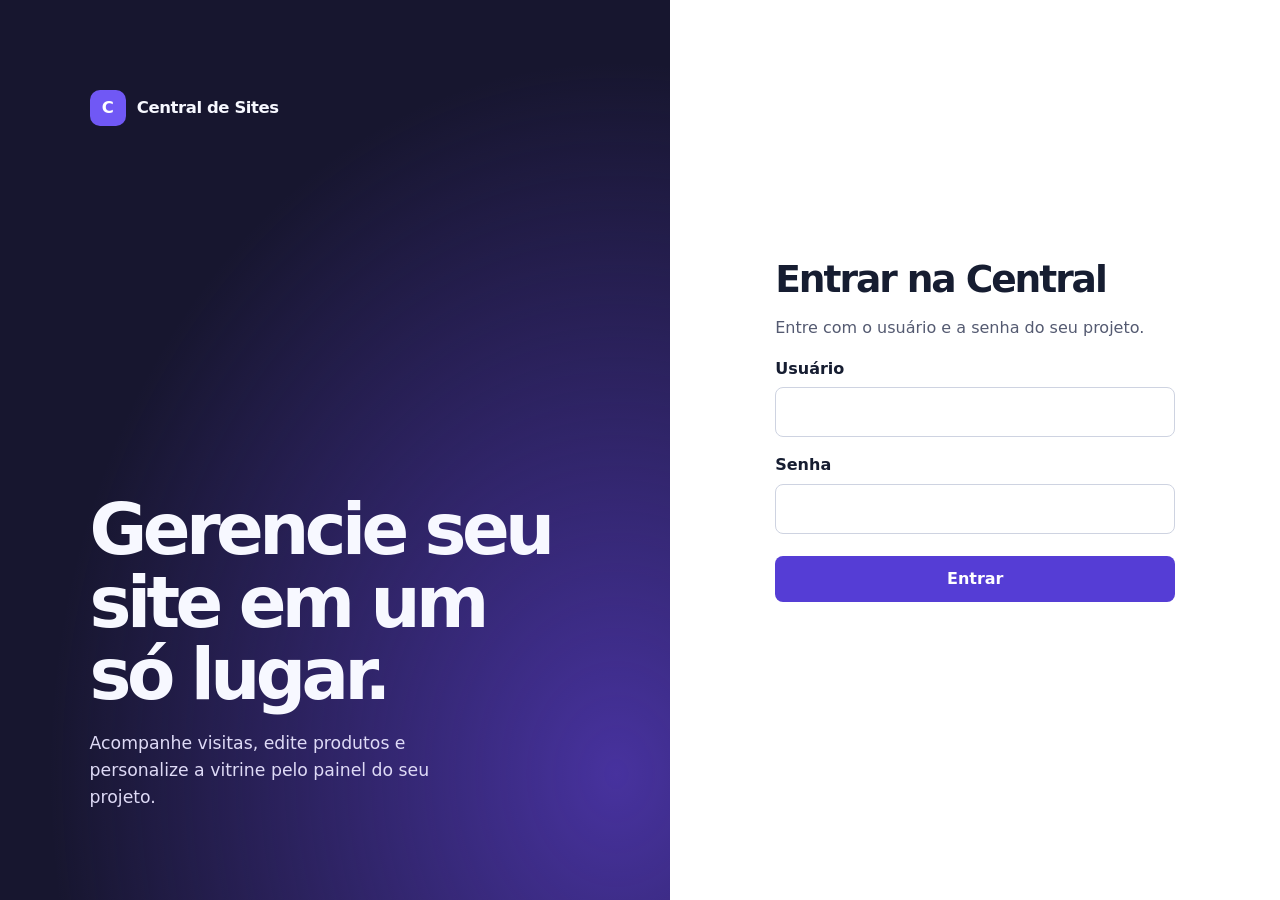
<file: index.html>
<!doctype html>
<html lang="pt-BR">
<head>
  <meta charset="utf-8">
  <meta name="viewport" content="width=device-width, initial-scale=1">
  <meta name="robots" content="noindex">
  <title>Central de Sites · Cantinho do Maná</title>
  <link rel="stylesheet" href="./site.css?v=painel-4">
  <link rel="stylesheet" href="./admin.css?v=painel-4">
</head>
<body>
  <main id="gate" class="gate">
    <section class="gate-intro">
      <div class="wordmark"><span class="brand-symbol" aria-hidden="true">C</span> Central de Sites</div>
      <div><h1>Gerencie seu site em um só lugar.</h1><p>Acompanhe visitas, edite produtos e personalize a vitrine pelo painel do seu projeto.</p></div>
    </section>
    <section class="gate-entry">
      <form id="login" class="access-form">
        <h2>Entrar na Central</h2>
        <p>Entre com o usuário e a senha do seu projeto.</p>
        <label>Usuário <input name="username" type="text" autocomplete="username" autocapitalize="none" spellcheck="false" required></label>
        <label>Senha <input name="password" type="password" autocomplete="current-password" required></label>
        <button class="btn" type="submit">Entrar</button>
        <p id="login-status" role="status"></p>
      </form>
    </section>
  </main>
  <div id="workspace" class="workspace" hidden>
    <aside class="rail">
      <div class="wordmark"><span class="brand-symbol" aria-hidden="true">C</span> Central de Sites</div>
      <div class="project"><span>PROJETO</span><strong>Cantinho do Maná</strong></div>
      <nav aria-label="Seções do painel"><a href="#reports">Visitas e vendas</a><a href="#orders">Pedidos</a><a href="#catalog">Produtos</a><a href="#tools">Aparência</a></nav>
      <div class="rail-actions"><a href="https://amostrasdesites.github.io/Cantinho_do_Man-/">Ver vitrine</a><button id="logout" type="button">Sair</button></div>
    </aside>
    <main class="admin dashboard">
      <div class="admin-heading"><div><h1>Cantinho do Maná</h1><p>Visão geral do seu site</p></div><button type="button" class="btn" id="new" hidden>+ Novo produto</button></div>
      <p id="example-banner" class="notice" hidden><strong>Conta de teste.</strong> As alterações ficam na aba. As métricas são ilustrativas.</p>
      <p id="status" role="status" aria-live="polite"></p>
    <div id="reports" class="tool-grid" hidden>
      <section class="panel">
        <h2>Visitas</h2>
        <label>Período <select id="period"><option value="7">Últimos 7 dias</option><option value="14">Últimos 14 dias</option><option value="30">Últimos 30 dias</option></select></label>
        <p id="analytics-status" role="status"></p>
        <div id="analytics-results" hidden>
          <div class="summary" id="metrics"></div>
          <h3>Visualizações por dia</h3><ul id="chart" class="visit-chart"></ul>
          <h3>Seções mais vistas</h3><ol id="paths"></ol>
        </div>
      </section>
      <section class="panel"><h2>Produtos mais visualizados</h2><ol id="product-views"></ol></section>
      <section class="panel"><h2>Produtos mais vendidos</h2><p>Unidades registradas e pedidos pagos no período.</p><ol id="product-sales"></ol>
        <form id="sale" class="tool-form"><label>Produto <select name="product" required></select></label><label>Unidades vendidas <input name="quantity" type="number" min="1" max="999" value="1" required></label><button class="btn green">Registrar venda avulsa</button><p id="sale-status" role="status"></p></form>
      </section>
    </div>
    <section id="orders" class="panel order-panel" hidden>
      <div class="orders-heading"><div><h2>Pedidos</h2><p>Registre vendas e acompanhe pagamentos e entregas.</p></div><button type="button" class="btn" id="new-order">+ Novo pedido</button></div>
      <p id="orders-status" role="status"></p>
      <div class="table-wrap"><table><thead><tr><th>Pedido</th><th>Cliente</th><th>Total</th><th>Pagamento</th><th>Entrega</th><th>Ações</th></tr></thead><tbody id="orders-rows"></tbody></table></div>
    </section>
    <section id="demo-preview" class="panel" hidden><h2>Prévia do cardápio</h2><p>Somente produtos marcados para aparecer na vitrine.</p><ul id="demo-products" class="demo-products"></ul></section>
    <div id="catalog" hidden>
      <h2>Catálogo de produtos</h2>
      <div class="summary" id="summary"></div>
      <div class="panel">
        <div class="filters">
          <label>Buscar produto <input id="search" type="search" placeholder="Nome, descrição ou etiqueta"></label>
          <label>Etiqueta <select id="tag"><option value="">Todas</option></select></label>
          <label>Visibilidade <select id="visibility"><option value="">Todos</option><option value="active">Na vitrine</option><option value="hidden">Ocultos</option></select></label>
        </div>
        <nav id="categories" class="tabs" aria-label="Filtrar por categoria"></nav>
        <p class="result" id="result" role="status"></p>
        <div class="table-wrap">
          <table><thead><tr><th scope="col">Produto</th><th scope="col">Venda</th><th scope="col">Custo</th><th scope="col">Visibilidade</th><th scope="col">Ficha</th></tr></thead><tbody id="rows"></tbody></table>
        </div>
      </div>
    </div>
    <div id="tools" class="tool-grid" hidden>
      <form class="panel tool-form" id="theme">
        <h2>Aparência da vitrine</h2>
        <label>Cor principal <input name="primary_color" type="color" value="#942c20"></label>
        <label>Cor secundária <input name="secondary_color" type="color" value="#2d482f"></label>
        <label>Fonte <select name="font"><option>system-ui</option><option>Arial</option><option>Georgia</option><option>Verdana</option></select></label>
        <div id="theme-preview" class="theme-preview"><strong>Cantinho do Maná</strong><span>Prévia da vitrine</span></div><button class="btn green">Salvar aparência</button><p id="theme-status" role="status"></p>
      </form>
      <form class="panel tool-form" id="password">
        <h2>Minha senha</h2>
        <label>Senha atual <input name="current" type="password" autocomplete="current-password" required></label>
        <label>Nova senha <input name="newPassword" type="password" autocomplete="new-password" minlength="12" required></label>
        <label>Repita a nova senha <input name="confirmation" type="password" autocomplete="new-password" minlength="12" required></label>
        <button class="btn green">Alterar senha</button><p id="password-status" role="status"></p>
      </form>
    </div>
    </main>
  </div>
  <dialog id="editor" aria-labelledby="editor-title">
    <form id="product-form" class="editor">
      <div class="editor-head"><h2 id="editor-title"></h2><button class="btn light" id="close" type="button" aria-label="Fechar ficha">Fechar</button></div>
      <p id="form-error" role="alert"></p>
      <label>Nome <input name="name" maxlength="100" required></label>
      <label>Categoria <select name="category" required></select></label>
      <label class="wide">Descrição <textarea name="description" rows="3" maxlength="1000"></textarea></label>
      <label>Preço de venda (R$) <input name="price" inputmode="decimal" placeholder="20,00" required></label>
      <label>Preço de custo (R$) <input name="cost" inputmode="decimal" placeholder="Opcional"></label>
      <div class="wide photo-field"><img id="photo-preview" alt="Prévia da foto do produto" hidden><div><label>Foto do produto <input name="image" type="file" accept="image/jpeg,image/png,image/webp"></label><p id="photo-status">Escolha uma foto JPG, PNG ou WebP de até 3 MB.</p><label id="remove-photo" hidden><input name="removePhoto" type="checkbox"> Remover foto atual</label></div></div>
      <fieldset class="wide"><legend>Etiquetas</legend><div id="labels" class="labels"></div><label>Etiquetas adicionais <input name="extra" maxlength="250" placeholder="Separe por vírgulas"></label></fieldset>
      <div class="wide labels"><label><input name="active" type="checkbox"> Mostrar na vitrine</label><label><input name="starting" type="checkbox"> Preço “a partir de”</label></div>
      <div class="wide editor-actions"><button class="btn danger" type="button" id="delete" hidden>Excluir produto</button><button class="btn green" type="submit">Salvar produto</button></div>
    </form>
  </dialog>
  <dialog id="order-editor" aria-labelledby="order-title">
    <form id="order-form" class="editor order-form">
      <div class="editor-head"><h2 id="order-title">Novo pedido</h2><button class="btn light" type="button" id="close-order">Fechar</button></div>
      <label>Cliente <input name="customer" autocomplete="off" required maxlength="100"></label>
      <label>Telefone do cliente <input name="phone" type="tel" inputmode="tel" autocomplete="off" required maxlength="24"></label>
      <label>Pagamento <select name="payment"><option value="pending">Aguardando pagamento</option><option value="paid">Pago</option><option value="canceled">Cancelado</option></select></label>
      <label>Entrega <select name="delivery"><option value="waiting">Aguardando preparo</option><option value="preparing">Em preparo</option><option value="sent">Enviado</option><option value="delivered">Entregue</option><option value="issue">Problema na entrega</option><option value="canceled">Cancelado</option></select></label>
      <label class="wide">Link de rastreio <input name="tracking" type="url" placeholder="https://..." maxlength="500"></label>
      <fieldset class="wide"><legend>Produtos</legend><div id="order-items"></div><button type="button" class="btn light" id="add-order-item">+ Adicionar produto</button><p id="order-total"></p></fieldset>
      <p class="wide" id="order-error" role="alert"></p>
      <div class="wide editor-actions"><button class="btn" type="submit">Salvar pedido</button></div>
    </form>
  </dialog>
  <dialog id="order-detail" aria-labelledby="order-detail-title"><div class="order-detail">
    <div class="editor-head"><h2 id="order-detail-title">Pedido</h2><button class="btn light" type="button" id="close-order-detail">Fechar</button></div>
    <div id="order-detail-body"></div>
    <div class="order-share"><label>WhatsApp da dona <input id="owner-phone" type="tel" value="+55 11 97637-2101" inputmode="tel"></label><p id="share-status" role="status"></p><div class="order-actions"><button type="button" class="btn light" id="edit-order">Editar</button><button type="button" class="btn light" id="print-order-button">Imprimir A4</button><button type="button" class="btn green" id="send-order">Preparar WhatsApp</button></div></div>
  </div></dialog>
  <article id="print-order" hidden></article>
  <script type="module" src="./admin.js?v=painel-4"></script>
</body>
</html>
</file>
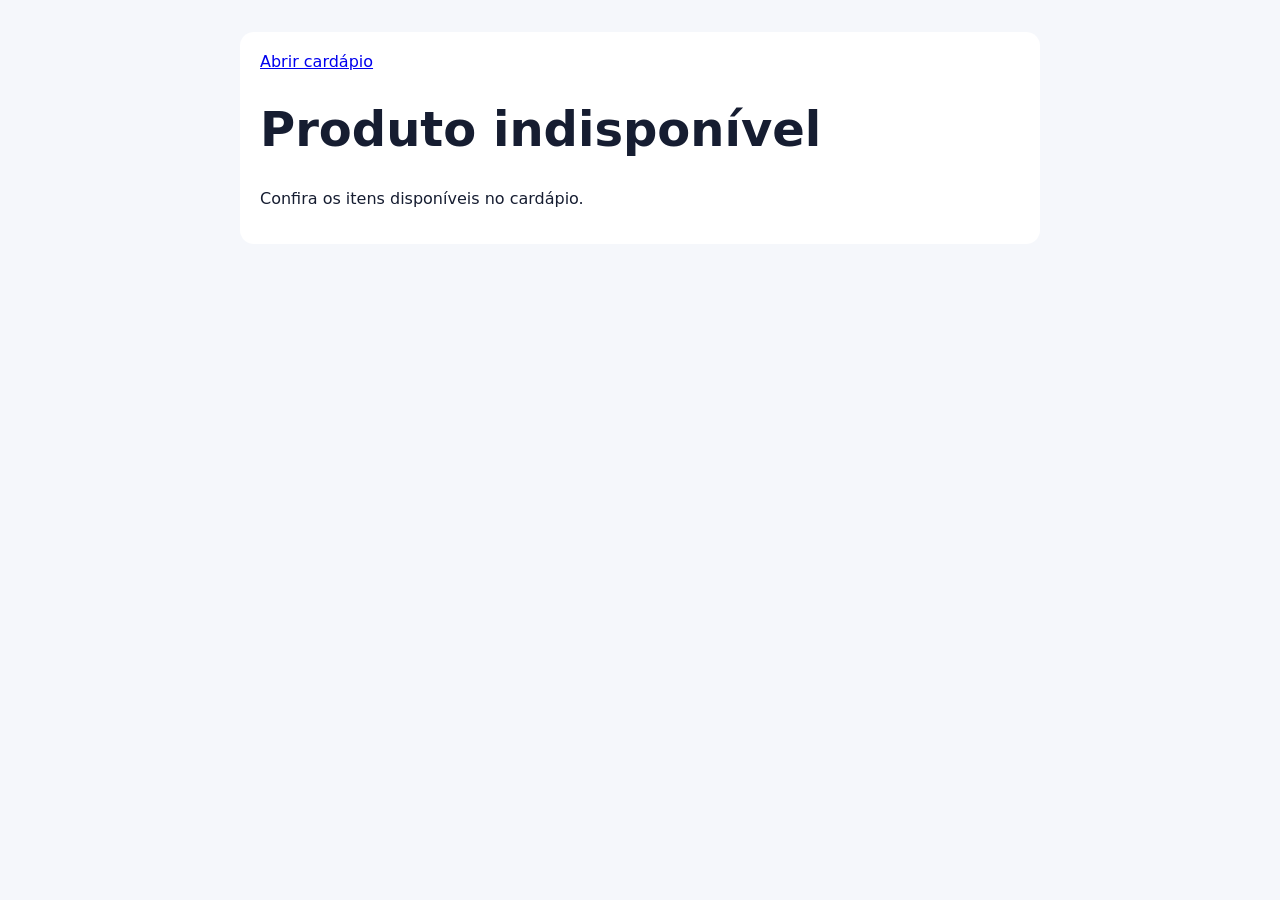
<file: produto.html>
<!doctype html><html lang="pt-BR"><head><meta charset="utf-8"><meta name="viewport" content="width=device-width,initial-scale=1"><title>Produto · Cantinho do Maná</title><link rel="stylesheet" href="./admin.css?v=painel-4"></head><body><main class="product-page"><a href="https://amostrasdesites.github.io/Cantinho_do_Man-/">Abrir cardápio</a><div id="product-page-content"><p>Carregando produto…</p></div></main><script type="module" src="./produto.js?v=painel-4"></script></body></html>
</file>
<file: site.css>
:root {
  --cream:#fff7e9;
  --paper:#fffdf8;
  --ink:#382017;
  --muted:#6b5144;
  --red:#942c20;
  --green:#2d482f;
  --line:#ead9c3;
  --gold:#f8c96b;
  --pink:#f9e2df}

* {
  box-sizing:border-box}
html {
  scroll-behavior:smooth;
  scroll-padding-top:118px}
body {
  margin:0;
  background:var(--cream);
  color:var(--ink);
  font:1rem/1.55 var(--store-font,system-ui),sans-serif}
a {
  color:inherit;
  text-decoration:none}
img {
  display:block;
  width:100%;
  object-fit:cover}
h1,h2,h3,p {
  margin:0}
h1,h2,h3,.brand strong {
  font-family:Georgia,serif}
h1 {
  font-size:clamp(3.1rem,7vw,6.6rem);
  line-height:.96;
  letter-spacing:-.065em}
h2 {
  font-size:clamp(2.35rem,5vw,4.2rem);
  line-height:1.02;
  letter-spacing:-.055em}
h3 {
  font-size:1.4rem;
  line-height:1.14}
.wrap {
  width:min(1160px,calc(100% - 48px));
  margin:auto}
.small {
  font-size:.875rem;
  font-weight:750;
  letter-spacing:.11em;
  text-transform:uppercase}
.top {
  background:var(--paper);
  border-bottom:1px solid var(--line)}
.head {
  display:flex;
  align-items:center;
  justify-content:space-between;
  gap:12px;
  min-height:76px}
.brand {
  display:flex;
  align-items:center;
  gap:12px}
.brand img {
  width:48px;
  height:48px;
  border-radius:50%}
.brand strong {
  font-size:1.2rem;
  display:block;
  line-height:1.1}
.brand span {
  color:var(--muted);
  font-size:.875rem}
.btn {
  display:inline-flex;
  align-items:center;
  justify-content:center;
  min-height:46px;
  border-radius:100px;
  padding:.65rem 1.1rem;
  font-weight:750;
  background:var(--red);
  color:white;
  text-align:center}
.btn:hover {
  filter:brightness(.88)}
.btn.green {
  background:var(--green)}
.btn.light {
  background:var(--paper);
  color:var(--ink);
  border:1px solid var(--line)}
:focus-visible {
  outline:3px solid #1c6c53;
  outline-offset:4px}

.hero {
  padding:48px 0 42px;
  background:radial-gradient(ellipse at 87% 10%,#ffe5b3,transparent 60%),var(--cream)}
.hero-grid {
  display:grid;
  grid-template-columns:1fr 1.05fr;
  gap:42px;
  align-items:center}
.hero .small {
  color:var(--red);
  margin-bottom:16px}
.hero em {
  color:var(--red);
  font-weight:normal}
.hero p:not(.small) {
  color:var(--muted);
  max-width:38ch;
  margin:22px 0}
.actions {
  display:flex;
  flex-wrap:wrap;
  gap:10px}
.feature {
  position:relative;
  padding:11px;
  background:var(--paper);
  border:1px solid var(--line);
  border-radius:28px;
  box-shadow:0 13px 25px #592b1714;
  margin:0}
.feature img {
  aspect-ratio:1.32;
  border-radius:19px}
.feature figcaption {
  position:absolute;
  bottom:28px;
  right:24px;
  padding:.65rem 1rem;
  background:var(--gold);
  border-radius:100px;
  font-size:.875rem;
  font-weight:800}

.nav {
  background:var(--green);
  color:white;
  position:sticky;
  top:0;
  z-index:2}
.nav .wrap {
  display:flex;
  gap:8px;
  overflow:auto;
  padding:9px 0;
  scrollbar-width:thin}
.nav a {
  flex:none;
  padding:.5rem .8rem;
  border-radius:24px;
  font-weight:650;
  font-size:.9rem}
.nav a:hover,.nav a:focus-visible {
  background:#ffffff25;
  outline-offset:-3px}

section {
  padding:62px 0}
.intro {
  margin-bottom:24px}
.intro .small {
  color:var(--red);
  margin-bottom:8px}
.intro p:last-child {
  margin-top:9px;
  color:var(--muted)}
.grid {
  display:grid;
  grid-template-columns:repeat(3,minmax(0,1fr));
  gap:18px}
.card {
  border:1px solid var(--line);
  border-radius:19px;
  overflow:hidden;
  background:var(--paper);
  display:flex;
  flex-direction:column}
.card img {
  aspect-ratio:1.57}
.card-body {
  padding:17px;
  flex:1;
  display:flex;
  flex-direction:column;
  gap:9px}
.card-body p {
  color:var(--muted)}
.price {
  color:var(--red);
  font-weight:850;
  white-space:nowrap}
.buy {
  display:flex;
  align-items:center;
  justify-content:space-between;
  gap:8px;
  margin-top:auto}
.order {
  font-weight:800;
  color:var(--green);
  background:#e9f0e2;
  border-radius:99px;
  padding:.45rem .8rem}
.order:hover {
  background:#d7e6ce}
.tint {
  background:#f8e9d4}
.pink {
  background:#faede9}
.friday-grid {
  grid-template-columns:repeat(2,minmax(0,1fr))}
.friday-grid img {
  aspect-ratio:2.05}
.split {
  display:grid;
  grid-template-columns:.88fr 1.12fr;
  gap:24px;
  align-items:stretch}
.split>img {
  height:100%;
  min-height:0;
  max-height:550px;
  border-radius:22px}
.listing {
  background:var(--paper);
  border:1px solid var(--line);
  border-radius:20px;
  padding:8px 20px}
.row {
  display:grid;
  grid-template-columns:1fr auto auto;
  gap:14px;
  align-items:center;
  padding:13px 0}
.row+.row {
  border-top:1px solid var(--line)}
.cups {
  grid-template-columns:repeat(5,minmax(0,1fr))}
.cups img {
  aspect-ratio:1.04}
.cups h3 {
  font-size:1.15rem}
.cups .card-body {
  padding:12px}
.cups .order {
  padding:.4rem .55rem}
.photos {
  display:grid;
  grid-template-columns:1fr 1fr;
  gap:18px;
  margin-top:18px}
.photos img {
  height:250px;
  border-radius:18px;
  object-position:center 32%}
.options {
  margin-top:22px}
.options details {
  background:var(--paper);
  border:1px solid var(--line);
  border-radius:15px;
  padding:14px 18px;
  margin-top:9px}
.options summary {
  cursor:pointer;
  font-weight:800}
.options p {
  padding-top:7px;
  color:var(--muted)}
.custom {
  margin-top:22px;
  display:grid;
  grid-template-columns:175px 1fr;
  align-items:center;
  gap:22px;
  background:#f9e2df;
  border-radius:20px;
  overflow:hidden}
.custom img {
  height:100%;
  min-height:174px}
.custom div {
  padding:20px 20px 20px 0}
.custom p {
  margin:8px 0 12px}
.footer {
  background:#322017;
  color:#fff7e9;
  padding:40px 0}
.footer .wrap {
  display:flex;
  justify-content:space-between;
  align-items:start;
  gap:20px;
  flex-wrap:wrap}
.footer p {
  margin-top:8px;
  color:#f2dac7}
.footer a:not(.btn) {
  text-decoration:underline}

@media(max-width:980px) {
  .cups {
  grid-template-columns:repeat(3,minmax(0,1fr))}
}
@media(max-width:720px) {
  .wrap {
  width:calc(100% - 30px)}
.hero-grid,.split {
  grid-template-columns:1fr;
  gap:24px}
.hero {
  padding:34px 0 24px}
.feature img {
  aspect-ratio:1.55}
section {
  padding:42px 0}
.grid {
  grid-template-columns:repeat(2,minmax(0,1fr));
  gap:12px}
.split>img {
  height:245px;
  object-position:65% 55%}
.card-body {
  padding:12px}
.card h3 {
  font-size:1.13rem}
.buy {
  flex-wrap:wrap}
.photos img {
  height:205px}
.head .btn {
  padding:.5rem .75rem}
.custom {
  grid-template-columns:110px 1fr;
  gap:13px}
}
@media(max-width:360px) {
  .row {
  gap:7px}
.listing {
  padding:7px 10px}
.brand span {
  display:none}
.custom {
  grid-template-columns:1fr}
.custom img {
  height:135px}
.custom div {
  padding:15px}
}

@media(prefers-reduced-motion:reduce) {
  html {
  scroll-behavior:auto}
}

[hidden] {
  display: none !important;
}
#catalog-status:not(:empty) {
  padding-block: 1rem;
}
#porcoes-list > .card {
  margin-block: 0.5rem;
}

.menu-search { padding-top: 2rem; display: grid; gap: .45rem; }
.menu-search label { font-weight: 750; }
.menu-search input { max-width: 38rem; width: 100%; border: 1px solid #bda994; border-radius: 12px; background: var(--paper); color: var(--ink); padding: .7rem 1rem; font: inherit; }
.menu-search p { color: var(--muted); }

@media (min-width: 721px) {
  .feature img,
  .card > img,
  .split > img,
  .photos img,
  .custom > img {
    object-fit: contain;
    object-position: center;
    background: var(--paper);
  }

  .feature img {
    aspect-ratio: 16 / 9;
  }

  .card > img {
    aspect-ratio: 4 / 3;
  }

  .friday-grid .card > img {
    aspect-ratio: 16 / 9;
  }

  .cups .card > img {
    aspect-ratio: 1;
  }

  #kits .card > img {
    aspect-ratio: 6 / 5;
  }

  .split > img {
    height: auto;
    max-height: 440px;
    align-self: center;
  }

  .photos {
    max-width: 760px;
    margin-inline: auto;
  }

  .photos img {
    height: auto;
    aspect-ratio: 4 / 5;
  }

  .custom > img {
    height: auto;
    aspect-ratio: 1;
  }
}

.analytics-choice{position:fixed;bottom:1rem;right:1rem;max-width:min(360px,calc(100vw - 2rem));padding:1rem;background:var(--paper);border:1px solid var(--line);border-radius:12px;box-shadow:0 8px 30px #38201740;z-index:20}
.analytics-choice p{margin:0 0 .75rem}
.privacy-link{font:inherit;color:inherit;background:none;border:0;padding:0;text-decoration:underline;cursor:pointer}
</file>
<file: admin.css>
button { font: inherit; cursor: pointer; border: 0; }
button:disabled { opacity: .6; cursor: wait; }
.admin { padding-block: 44px 64px; }
.admin-heading, .head-actions, .editor-head, .editor-actions {
  display: flex;
  align-items: center;
  justify-content: space-between;
  gap: 12px;
  flex-wrap: wrap;
}
.admin-heading { margin-bottom: 24px; }
.admin h1 { font-size: clamp(3rem, 7vw, 5rem); }
.admin-heading p, .editor label span { color: var(--muted); }
.admin-heading p { margin-top: .7rem; }
.notice { background: #f9e6be; padding: 12px 16px; border-radius: 12px; margin-bottom: 18px; }
#status:not(:empty), #form-error:not(:empty) { margin: 10px 0; color: var(--red); }
.summary { display: grid; grid-template-columns: repeat(3, 1fr); gap: 12px; margin-bottom: 16px; }
.stat, .panel { background: var(--paper); border: 1px solid var(--line); border-radius: 18px; padding: 18px; }
.stat strong { display: block; font: bold 2rem Georgia, serif; }
.stat span { color: var(--muted); }
.filters { display: grid; grid-template-columns: 2fr 1fr 1fr; gap: 12px; }
label { display: grid; gap: 5px; font-weight: 700; }
input:not([type=checkbox]), select, textarea {
  display: block;
  width: 100%;
  background: #fff;
  color: var(--ink);
  font: inherit;
  font-weight: 400;
  border: 1px solid #bda994;
  border-radius: 9px;
  padding: 9px 12px;
}
textarea { resize: vertical; }
.tabs, .labels { display: flex; flex-wrap: wrap; gap: 8px; margin-top: 14px; }
.tabs button, .labels label, .chip { border-radius: 30px; background: #f5ebde; padding: 6px 12px; color: var(--ink); }
.tabs button[aria-pressed=true] { background: var(--green); color: white; }
.labels label { display: flex; align-items: center; font-weight: 600; }
input[type=checkbox] { accent-color: var(--green); }
.result { margin: 16px 0 6px; color: var(--muted); }
.table-wrap { overflow: auto; }
table { border-collapse: collapse; width: 100%; text-align: left; }
th, td { border-bottom: 1px solid var(--line); padding: 12px 9px; }
td:nth-child(n+2) { white-space: nowrap; }
th { color: var(--muted); }
.product-meta, .chip { font-size: .875rem; }
.product-meta { display: block; color: var(--muted); }
.chip { display: inline-block; padding: 2px 7px; margin: 4px 4px 0 0; }
.login { max-width: 430px; display: grid; gap: 14px; }
.login h2, .editor h2 { font-size: clamp(1.7rem, 4vw, 2.3rem); }
dialog { width: min(660px, calc(100% - 20px)); max-height: 90vh; background: var(--paper); color: var(--ink); border: 1px solid var(--line); border-radius: 20px; }
dialog::backdrop { background: #332118a0; }
.editor { display: grid; grid-template-columns: 1fr 1fr; gap: 14px; padding: 10px; }
.wide, .editor-head, #form-error { grid-column: 1 / -1; }
#form-error:empty { display: none; }
fieldset { min-width: 0; border: 1px solid var(--line); border-radius: 10px; }
fieldset .labels { margin: 0 0 12px; }
.editor-actions { justify-content: flex-end; }
.editor-actions .danger { margin-right: auto; }
.danger { background: #f5e3df; color: var(--red); }
@media (max-width: 600px) {
  .filters { grid-template-columns: 1fr 1fr; }
  .filters label:first-child { grid-column: 1 / -1; }
  .stat, .panel { padding: 11px; }
  .stat span { font-size: .875rem; }
  .editor { grid-template-columns: 1fr; }
}

.photo-field { display: flex; align-items: center; gap: 14px; padding: 14px; border: 1px solid var(--line); border-radius: 12px; }
.photo-field img { width: 100px; max-width: 28%; aspect-ratio: 1; border-radius: 10px; }
.photo-field > div { min-width: 0; flex: 1; }
.photo-field p { color: var(--muted); font-size: .875rem; overflow-wrap: anywhere; }
#remove-photo { display: flex; align-items: center; gap: 6px; margin-top: .4rem; }

.tool-grid{display:grid;grid-template-columns:repeat(auto-fit,minmax(min(100%,300px),1fr));gap:1rem;margin-block:1.5rem}
.tool-grid [role=status]{min-height:1em}
.tool-form{display:grid;align-content:start;gap:.75rem}
.tool-form button{justify-self:start}
.visit-chart{height:110px;display:flex;align-items:end;gap:.25rem;padding:0;list-style:none;border-bottom:1px solid var(--line)}
.visit-chart li{flex:1;background:var(--green);border-radius:4px 4px 0 0}

body { background:#f6f7fb;color:#201d37;--cream:#f6f7fb;--paper:#fff;--ink:#201d37;--muted:#565570;--line:#e2e3ec;--red:#5743cf;--green:#412cac;--pink:#ece9ff;--gold:#d9d2ff }
.top{background:#191730;color:#fff;border-bottom:0}
.top .brand span{color:#d2caef}
.admin h1{font-size:clamp(2.3rem,6vw,3.7rem);letter-spacing:-.055em}
.example-link{margin-block:1rem}
.theme-preview{display:grid;gap:6px;padding:14px;border:2px solid;border-radius:10px}
.theme-preview span{padding:5px 8px;border-radius:5px;color:white;justify-self:start}

#reports{align-items:start} #reports ol{padding-inline-start:1.25rem} #sale{margin-top:1rem} .demo-products{display:grid;grid-template-columns:repeat(auto-fit,minmax(240px,1fr));gap:.3rem 1.4rem;padding-inline-start:1.25rem} #demo-preview{margin-bottom:1rem} #demo-preview p{margin-block:.4rem}

.demo-products{max-height:11rem;overflow:auto} #reports .panel{min-width:0}

:root{color-scheme:light} body{--panel-border:#e4e7ef;background:#f5f7fb;color:#161d31;font-family:system-ui,sans-serif}
.gate{display:grid;grid-template-columns:minmax(0,1.1fr) minmax(0,1fr);min-height:100svh}
.gate-intro{display:flex;flex-direction:column;justify-content:space-between;gap:36px;padding:clamp(24px,7vw,105px);color:#f7f8ff;background:radial-gradient(ellipse at 92% 86%,#47329e,transparent 65%),#17162f}
.wordmark{display:flex;align-items:center;gap:.7rem;font-size:1.03rem;font-weight:750;letter-spacing:-.025em}
.brand-symbol{display:grid;place-items:center;background:#7058f5;color:white;width:36px;height:36px;border-radius:10px;font-weight:850}
.gate-intro h1{color:inherit;font-family:inherit;font-size:clamp(2.35rem,5.5vw,5.35rem);line-height:1.03;letter-spacing:-.065em;max-width:11ch;margin:0}
.gate-intro p{color:#dedaf6;max-width:32ch;margin-top:1.15rem;font-size:1.08rem}
.gate-entry{display:grid;place-items:center;background:white;padding:2rem}
.access-form{display:grid;gap:1rem;width:min(100%,400px)}
.access-form h2{font:750 clamp(1.75rem,4vw,2.35rem)/1.12 system-ui;letter-spacing:-.055em;margin:0}
.access-form p{color:#545a71;margin:0}.access-form label{display:grid;gap:.36rem;font-weight:650}
.access-form input{width:100%;border:1px solid #ced3e1;border-radius:8px;padding:.72rem .85rem;font:inherit}
.access-form button{justify-self:stretch;border-radius:8px;margin-top:.4rem;background:#553dd5;color:#fff}
#login-status:not(:empty){color:#a22745}.access-form [role=status]{min-height:1.5rem}
.workspace{display:grid;grid-template-columns:226px minmax(0,1fr);min-height:100svh}
.rail{display:flex;flex-direction:column;gap:1.5rem;min-height:100svh;position:sticky;top:0;height:100svh;background:#19172e;color:#f4f2ff;padding:1.55rem 1rem}
.project{display:grid;gap:.25rem;padding:.8rem;background:#2a2549;border:1px solid #474064;border-radius:9px}.project span{font-size:.73rem;font-weight:700;color:#d4cbf2}
.rail nav,.rail-actions{display:grid;gap:.35rem}.rail nav a,.rail-actions a,.rail-actions button{display:block;color:inherit;background:none;text-align:left;border-radius:8px;padding:.62rem .8rem;text-decoration:none}.rail nav a:hover,.rail-actions :is(a,button):hover{background:#382d60}.rail-actions{margin-top:auto;border-top:1px solid #494166;padding-top:1rem}
.dashboard{width:100%;max-width:1470px;margin:auto;padding:clamp(18px,3vw,45px);align-self:start}.dashboard :is(h1,h2,h3){font-family:system-ui,sans-serif}.dashboard h1{font-size:clamp(2rem,5vw,3.2rem);line-height:1.1;color:#171d31}.dashboard h2{font-size:1.15rem;color:#171d31;letter-spacing:-.025em}.dashboard h3{font-size:1rem;color:#252a41}.dashboard .panel,.dashboard .stat{border:1px solid var(--panel-border);background:white;box-shadow:0 1px 2px #121e3812;border-radius:12px}.dashboard .notice{background:#efedff;color:#382674;border:1px solid #ddd6ff}.dashboard .btn{border-radius:8px}.dashboard .visit-chart li{background:#6a54ed}.dashboard #catalog>h2{margin:1.25rem 0 .75rem}.dashboard :is(#reports,#catalog,#tools){scroll-margin-top:20px}
:focus-visible{outline:3px solid #806aff;outline-offset:3px}
@media(max-width:800px){.gate{grid-template-columns:1fr}.gate-intro{gap:1.5rem}.workspace{grid-template-columns:1fr}.rail{position:static;height:auto;min-height:0;gap:.65rem}.rail nav,.rail-actions{display:flex;flex-wrap:wrap}.rail-actions{padding-top:.4rem}.project{max-width:280px}}

.orders-heading,.order-actions{display:flex;justify-content:space-between;gap:.6rem;align-items:center;flex-wrap:wrap}.order-panel{margin:1.25rem 0}.order-panel p{margin:.35rem 0 1rem}.order-badge{display:inline-block;border-radius:999px;padding:.27rem .55rem;background:#eaeefa;color:#284476;font-size:.86rem;font-weight:700;white-space:nowrap}.badge-paid,.badge-delivered{background:#def4e6;color:#185835}.badge-pending,.badge-waiting,.badge-preparing{background:#fff0cb;color:#75490a}.badge-canceled,.badge-issue{background:#ffe3e9;color:#861e3b}
.order-item{display:grid;grid-template-columns:minmax(0,1fr) 5rem auto;gap:.45rem;margin:.45rem 0}.order-item input,.order-item select{min-width:0}.order-detail{padding:1.2rem}.order-paper{display:grid;gap:.55rem}.order-paper p{margin:0}.order-detail-items{list-style:none;padding:0;margin:.45rem 0}.order-detail-items li{display:grid;grid-template-columns:54px 1fr auto;gap:.75rem;align-items:center;border-bottom:1px solid #e3e6ef;padding:.55rem 0}.order-detail-items img,.order-no-photo{width:54px;height:46px;border-radius:7px;object-fit:cover}.order-no-photo{display:grid;place-items:center;background:#eaebf4;font-size:.8rem}.order-share{margin-top:1rem;border-top:1px solid #e4e7ef;padding-top:1rem}.order-share label{display:grid;gap:.3rem}.order-share input{padding:.55rem;font:inherit;border:1px solid #ccd1df;border-radius:7px}.order-share [role=status]{min-height:1.4rem;margin:.3rem 0}.order-form fieldset{min-width:0}
.product-page{max-width:760px;margin:2rem auto;padding:1.25rem;background:white;border-radius:14px}.product-page img{display:block;width:100%;max-height:60vh;object-fit:contain;background:#f5f7fb}.product-page h1{font:750 clamp(1.8rem,5vw,3rem)/1.12 system-ui}
@media(max-width:450px){.order-item{grid-template-columns:minmax(0,1fr) 4rem}.order-item button{grid-column:1/-1;justify-self:end}}
@page{size:A4;margin:16mm}
@media print{
 body{margin:0!important;background:white!important;color:black!important}
 body>*:not(#print-order){display:none!important}
 #print-order[hidden]{display:block!important}
 #print-order .order-paper{display:block!important}
 #print-order h1,#print-order h2{margin:.25rem 0 1rem;font-family:system-ui;color:black}
 #print-order p{margin:.35rem 0;overflow-wrap:anywhere}
 #print-order .order-detail-items li{break-inside:avoid}
 #print-order .order-badge{border:1px solid #aab0bc;color:black}
}
</file>
